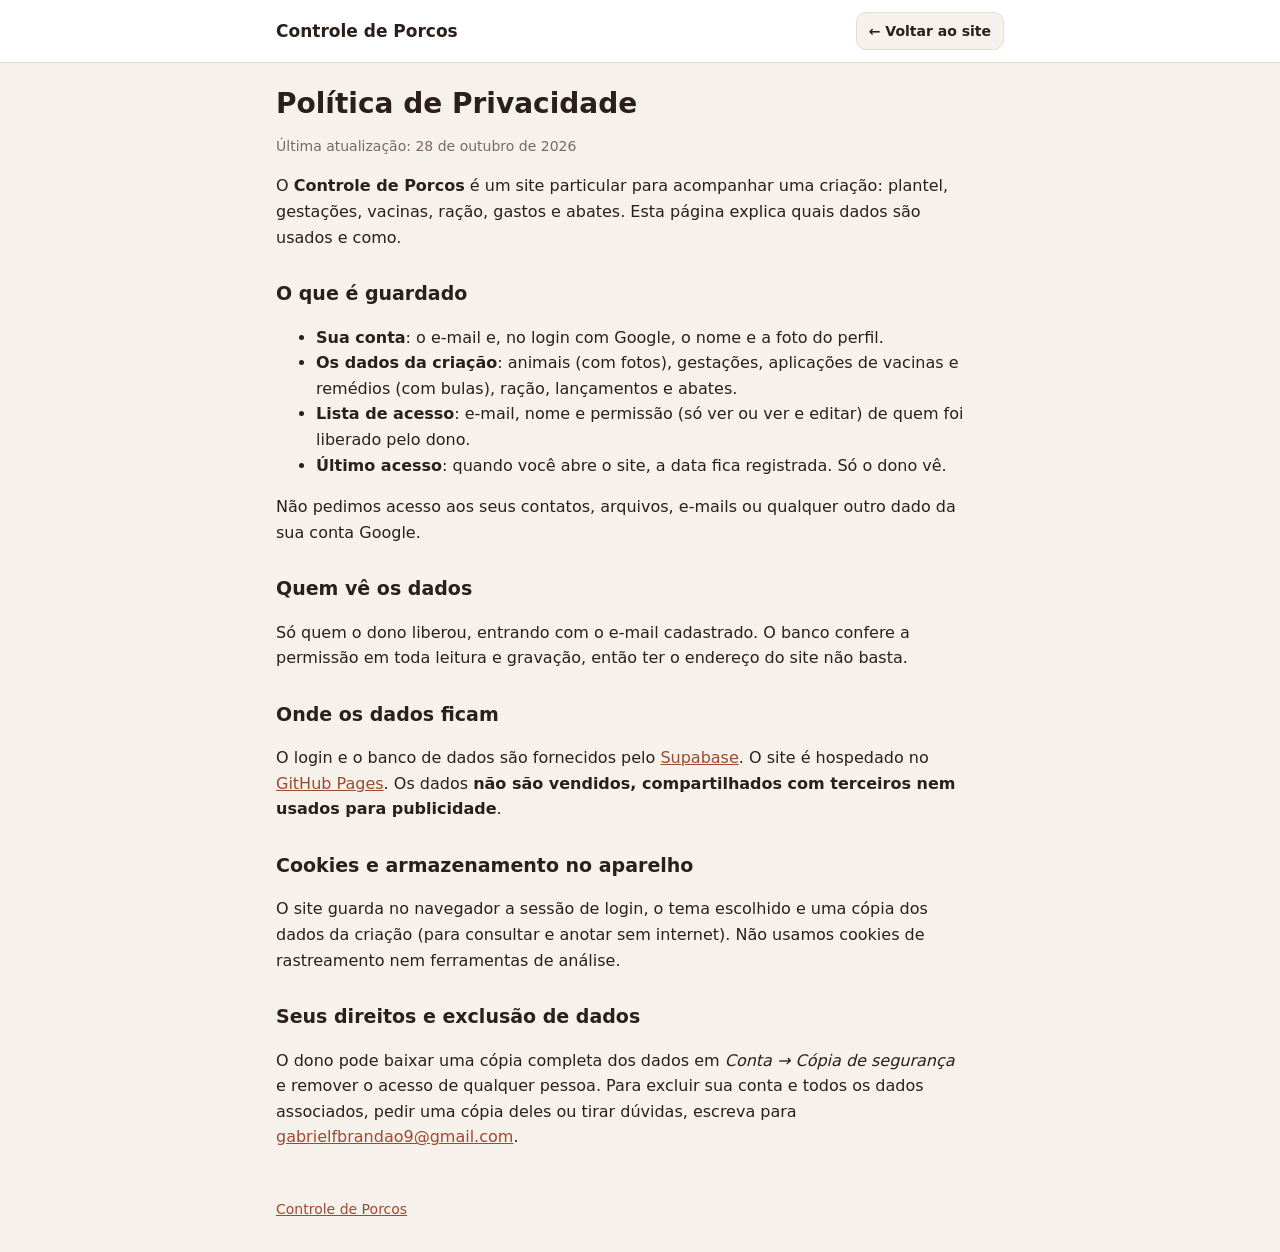
<file: privacidade.html>
<!doctype html>
<html lang="pt-BR">
<head>
<meta charset="utf-8">
<meta name="viewport" content="width=device-width, initial-scale=1">
<title>Política de Privacidade · Controle de Porcos</title>
<meta name="description" content="Política de privacidade do site Controle de Porcos.">
<link rel="icon" href="icons/icon.svg">
<script>
  // Aplica o tema escolhido no site antes de desenhar a página.
  try { var t = localStorage.getItem('porcos:tema'); if (t === 'light' || t === 'dark') document.documentElement.dataset.theme = t; } catch (e) {}
</script>
<style>
  :root { --bg:#f6f1ea; --surface:#ffffff; --ink:#2a1f1a; --muted:#7a6a5e; --line:#e8ddd2; --accent:#9c4a32; color-scheme: light; }
  @media (prefers-color-scheme: dark) { :root:not([data-theme="light"]) { --bg:#16120f; --surface:#211b17; --ink:#f0e7de; --muted:#a8988a; --line:#352c25; --accent:#e0906f; color-scheme: dark; } }
  :root[data-theme="dark"] { --bg:#16120f; --surface:#211b17; --ink:#f0e7de; --muted:#a8988a; --line:#352c25; --accent:#e0906f; color-scheme: dark; }
  * { box-sizing: border-box; }
  body { margin: 0; background: var(--bg); color: var(--ink); font: 16px/1.6 system-ui, -apple-system, "Segoe UI", Roboto, sans-serif; }
  header { background: var(--surface); border-bottom: 1px solid var(--line); }
  header .in, main, footer { max-width: 760px; margin: 0 auto; padding-left: 16px; padding-right: 16px; }
  header .in { display: flex; align-items: center; justify-content: space-between; gap: 12px; padding-top: 12px; padding-bottom: 12px; }
  header strong { font-size: 17px; }
  a { color: var(--accent); }
  .voltar { text-decoration: none; font-weight: 600; font-size: 14px; border: 1px solid var(--line); border-radius: 10px; padding: 7px 12px; color: var(--ink); background: var(--bg); white-space: nowrap; }
  main { padding-top: 24px; padding-bottom: 24px; }
  h1 { font-size: 28px; line-height: 1.2; margin: 0 0 4px; }
  h2 { font-size: 19px; margin: 28px 0 6px; }
  p, li { max-width: 68ch; }
  .muted { color: var(--muted); font-size: 14px; }
  footer { color: var(--muted); font-size: 14px; padding-top: 8px; padding-bottom: 32px; }
</style>
</head>
<body>
<header><div class="in"><strong>Controle de Porcos</strong><a class="voltar" href="./">← Voltar ao site</a></div></header>
<main>
  <h1>Política de Privacidade</h1>
  <p class="muted">Última atualização: 28 de outubro de 2026</p>
  <p>O <strong>Controle de Porcos</strong> é um site particular para acompanhar uma criação: plantel, gestações, vacinas,
    ração, gastos e abates. Esta página explica quais dados são usados e como.</p>
  <h2>O que é guardado</h2>
  <ul>
    <li><strong>Sua conta</strong>: o e-mail e, no login com Google, o nome e a foto do perfil.</li>
    <li><strong>Os dados da criação</strong>: animais (com fotos), gestações, aplicações de vacinas e remédios (com bulas), ração, lançamentos e abates.</li>
    <li><strong>Lista de acesso</strong>: e-mail, nome e permissão (só ver ou ver e editar) de quem foi liberado pelo dono.</li>
    <li><strong>Último acesso</strong>: quando você abre o site, a data fica registrada. Só o dono vê.</li>
  </ul>
  <p>Não pedimos acesso aos seus contatos, arquivos, e-mails ou qualquer outro dado da sua conta Google.</p>
  <h2>Quem vê os dados</h2>
  <p>Só quem o dono liberou, entrando com o e-mail cadastrado. O banco confere a permissão em toda leitura e gravação,
    então ter o endereço do site não basta.</p>
  <h2>Onde os dados ficam</h2>
  <p>O login e o banco de dados são fornecidos pelo <a href="https://supabase.com/privacy" target="_blank" rel="noopener">Supabase</a>.
    O site é hospedado no <a href="https://docs.github.com/pt/site-policy/privacy-policies/github-general-privacy-statement" target="_blank" rel="noopener">GitHub Pages</a>.
    Os dados <strong>não são vendidos, compartilhados com terceiros nem usados para publicidade</strong>.</p>
  <h2>Cookies e armazenamento no aparelho</h2>
  <p>O site guarda no navegador a sessão de login, o tema escolhido e uma cópia dos dados da criação (para consultar e anotar sem internet).
    Não usamos cookies de rastreamento nem ferramentas de análise.</p>
  <h2>Seus direitos e exclusão de dados</h2>
  <p>O dono pode baixar uma cópia completa dos dados em <em>Conta → Cópia de segurança</em> e remover o acesso de qualquer pessoa. Para excluir sua conta e todos os dados associados, pedir uma cópia deles ou tirar dúvidas,
    escreva para <a href="mailto:gabrielfbrandao9@gmail.com">gabrielfbrandao9@gmail.com</a>.</p>
</main>
<footer><a href="./">Controle de Porcos</a></footer>
</body>
</html>
</file>
